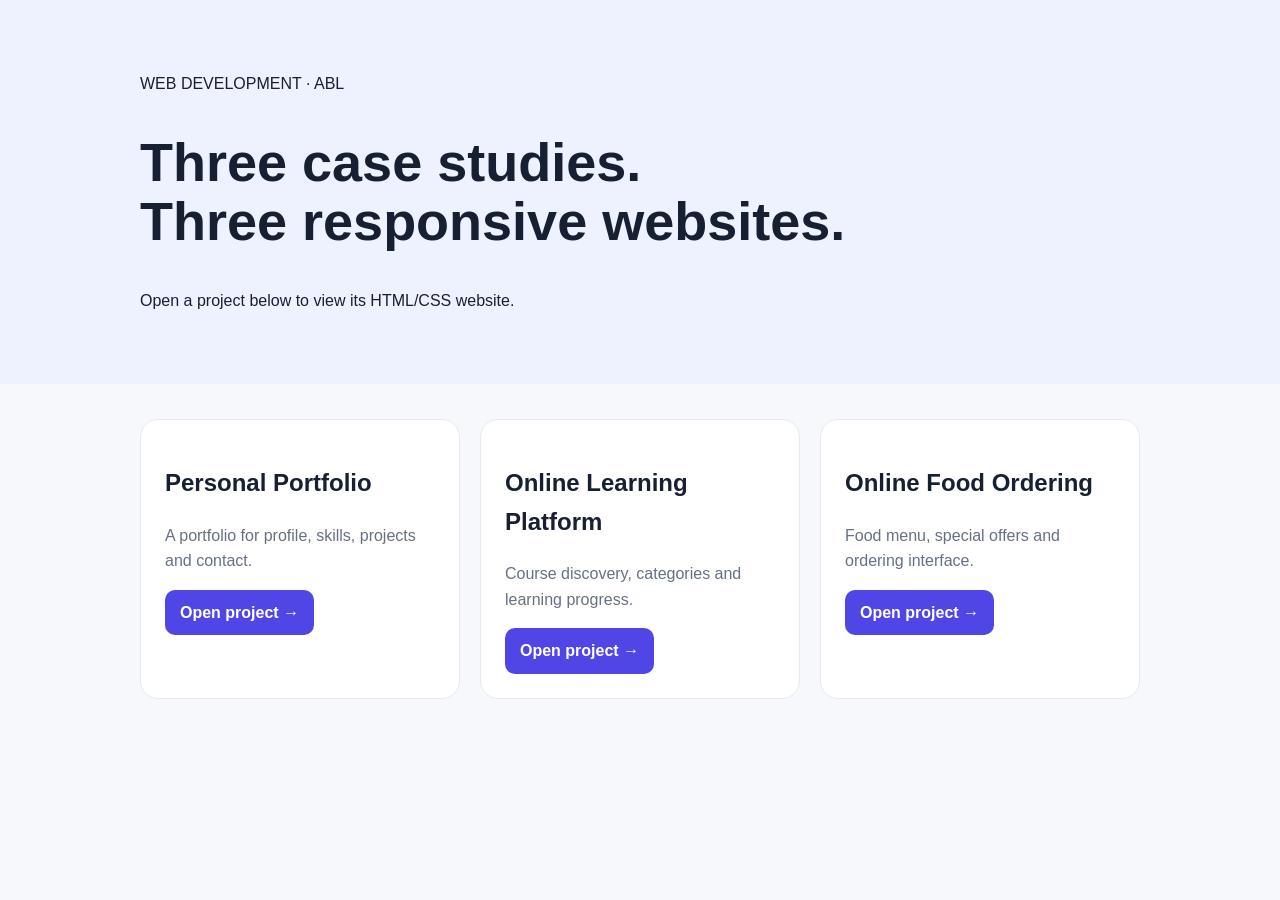
<file: index.html>
<!doctype html><html lang="en"><head><meta charset="utf-8"><meta name="viewport" content="width=device-width,initial-scale=1"><title>Web Development ABL Projects</title><style>*{box-sizing:border-box}body{margin:0;font:16px/1.6 Arial,sans-serif;background:#f6f8fc;color:#172033}.wrap{width:min(1000px,92%);margin:auto}header{padding:55px 0;background:#eef2ff}h1{font-size:clamp(32px,5vw,54px);line-height:1.1}.grid{display:grid;grid-template-columns:repeat(3,1fr);gap:20px;margin:35px 0}.card{background:white;border:1px solid #e5e9f1;border-radius:18px;padding:24px}.card a{display:inline-block;background:#4f46e5;color:white;padding:10px 15px;border-radius:10px;text-decoration:none;font-weight:bold}.muted{color:#667085}@media(max-width:700px){.grid{grid-template-columns:1fr}}</style></head><body><header><div class="wrap"><p>WEB DEVELOPMENT · ABL</p><h1>Three case studies.<br>Three responsive websites.</h1><p>Open a project below to view its HTML/CSS website.</p></div></header><main class="wrap"><div class="grid"><article class="card"><h2>Personal Portfolio</h2><p class="muted">A portfolio for profile, skills, projects and contact.</p><a href="01-personal-portfolio/index.html">Open project →</a></article><article class="card"><h2>Online Learning Platform</h2><p class="muted">Course discovery, categories and learning progress.</p><a href="02-online-learning-platform/index.html">Open project →</a></article><article class="card"><h2>Online Food Ordering</h2><p class="muted">Food menu, special offers and ordering interface.</p><a href="03-online-food-ordering/index.html">Open project →</a></article></div></main></body></html>
</file>
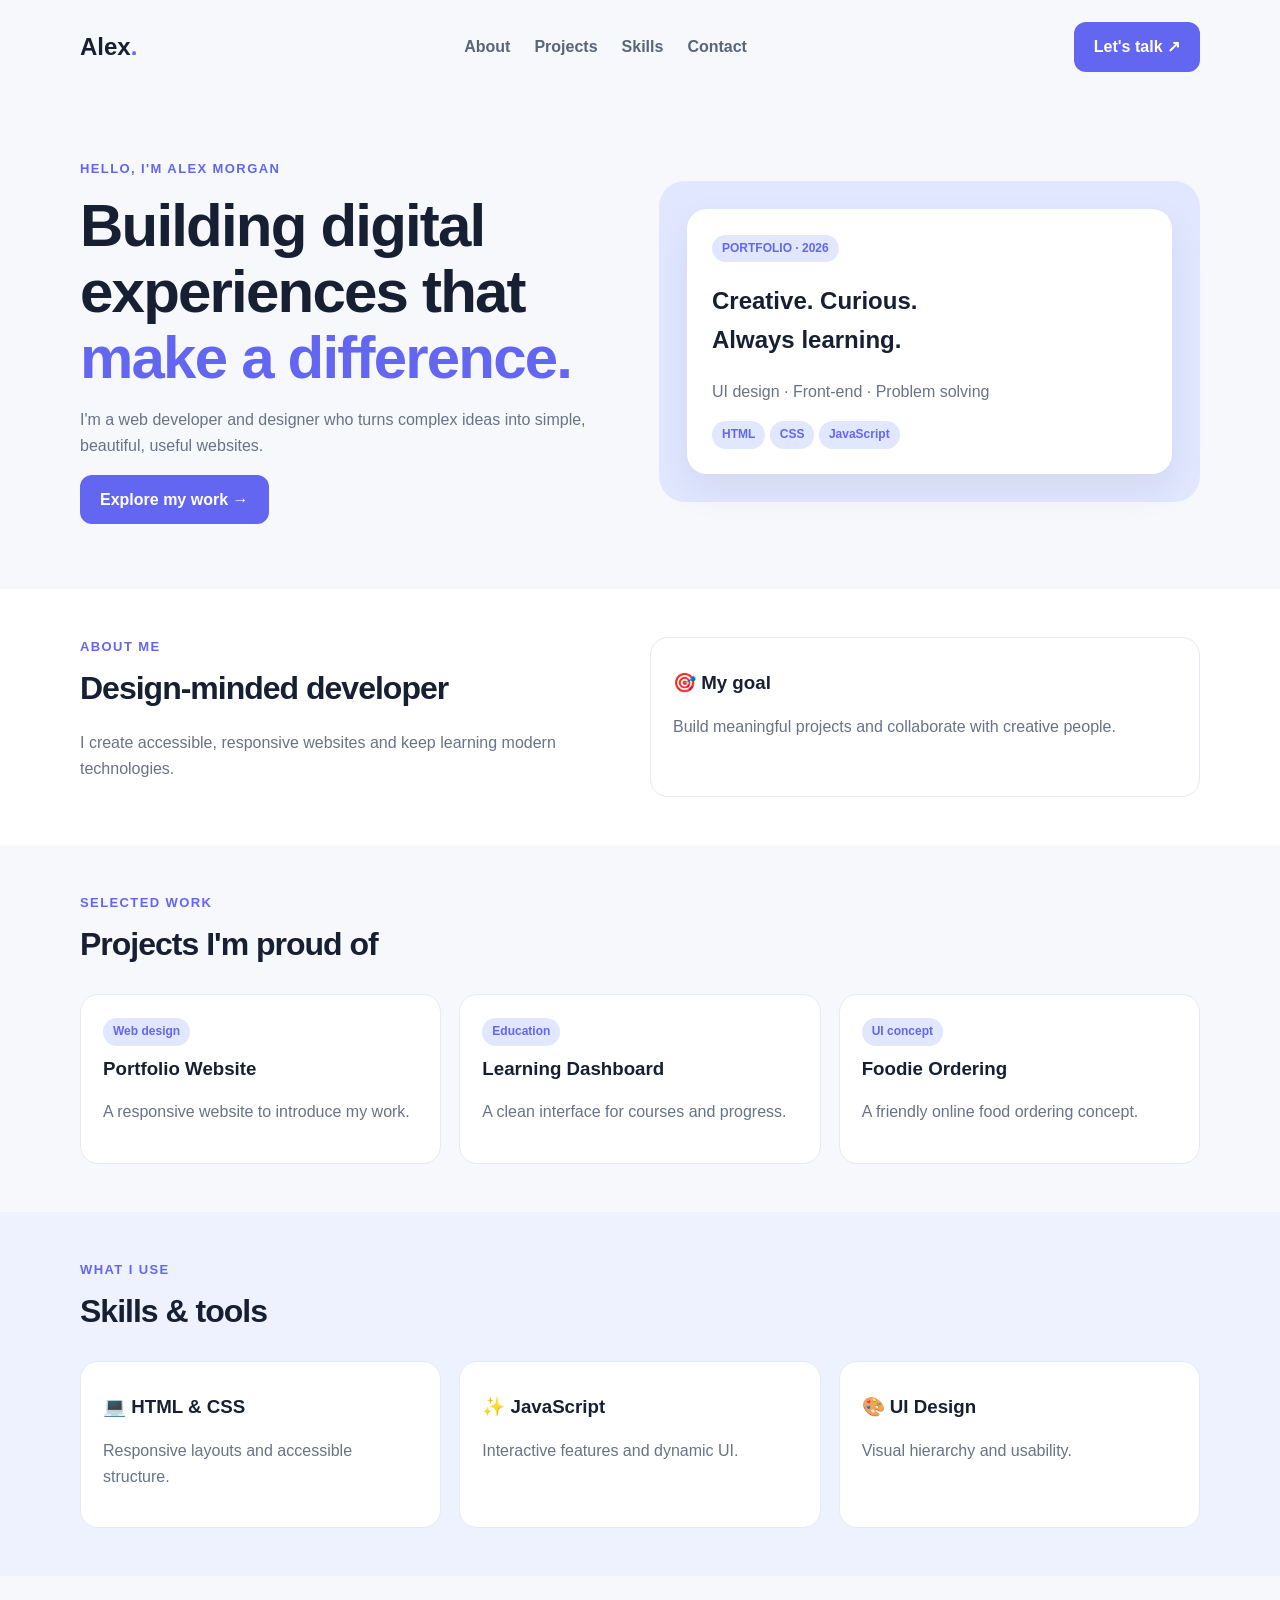
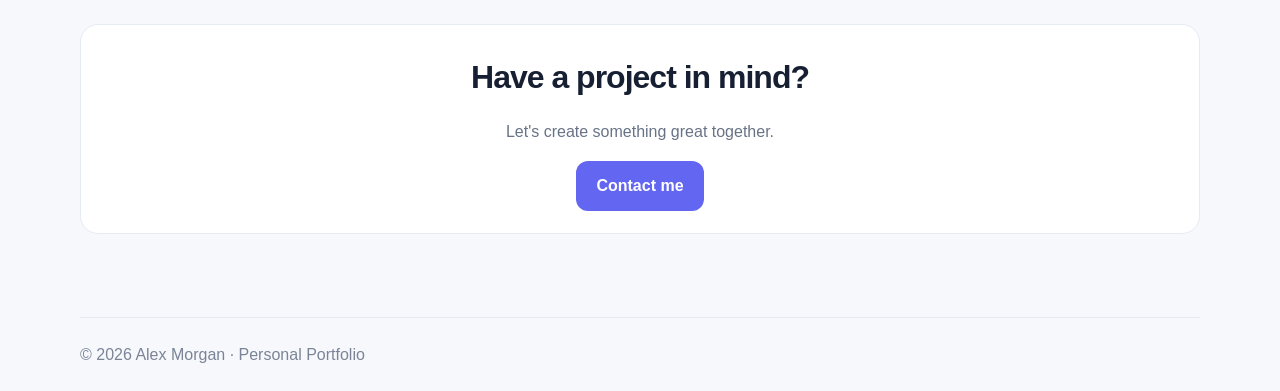
<file: 01-personal-portfolio/index.html>
<!doctype html><html lang="en"><head><meta charset="utf-8"><meta name="viewport" content="width=device-width,initial-scale=1"><title>Alex Morgan | Portfolio</title><link rel="stylesheet" href="style.css"></head><body style="--accent:#6366f1;--soft:#e0e7ff"><header class="container nav"><a class="logo" href="#">Alex<span>.</span></a><nav class="navlinks"><a href="#about">About</a><a href="#projects">Projects</a><a href="#skills">Skills</a><a href="#contact">Contact</a></nav><a class="btn" href="#contact">Let's talk ↗</a></header><main><section class="container hero"><div><div class="eyebrow">Hello, I'm Alex Morgan</div><h1>Building digital experiences that <span style="color:var(--accent)">make a difference.</span></h1><p class="muted">I'm a web developer and designer who turns complex ideas into simple, beautiful, useful websites.</p><a class="btn" href="#projects">Explore my work →</a></div><div class="visual"><div class="mock"><span class="tag">PORTFOLIO · 2026</span><h2>Creative. Curious.<br>Always learning.</h2><p class="muted">UI design · Front-end · Problem solving</p><span class="tag">HTML</span> <span class="tag">CSS</span> <span class="tag">JavaScript</span></div></div></section><section id="about" class="section" style="background:white"><div class="container grid2"><div><div class="eyebrow">About me</div><h2>Design-minded developer</h2><p class="muted">I create accessible, responsive websites and keep learning modern technologies.</p></div><div class="card"><h3>🎯 My goal</h3><p class="muted">Build meaningful projects and collaborate with creative people.</p></div></div></section><section id="projects" class="container section"><div class="eyebrow">Selected work</div><h2>Projects I'm proud of</h2><div class="cards"><article class="card"><span class="tag">Web design</span><h3>Portfolio Website</h3><p class="muted">A responsive website to introduce my work.</p></article><article class="card"><span class="tag">Education</span><h3>Learning Dashboard</h3><p class="muted">A clean interface for courses and progress.</p></article><article class="card"><span class="tag">UI concept</span><h3>Foodie Ordering</h3><p class="muted">A friendly online food ordering concept.</p></article></div></section><section id="skills" class="section" style="background:#eef2ff"><div class="container"><div class="eyebrow">What I use</div><h2>Skills & tools</h2><div class="cards"><div class="card"><h3>💻 HTML & CSS</h3><p class="muted">Responsive layouts and accessible structure.</p></div><div class="card"><h3>✨ JavaScript</h3><p class="muted">Interactive features and dynamic UI.</p></div><div class="card"><h3>🎨 UI Design</h3><p class="muted">Visual hierarchy and usability.</p></div></div></div></section><section id="contact" class="container section"><div class="card" style="text-align:center"><h2>Have a project in mind?</h2><p class="muted">Let's create something great together.</p><a class="btn" href="mailto:hello@example.com">Contact me</a></div></section></main><footer class="container footer">© 2026 Alex Morgan · Personal Portfolio</footer></body></html>
</file>
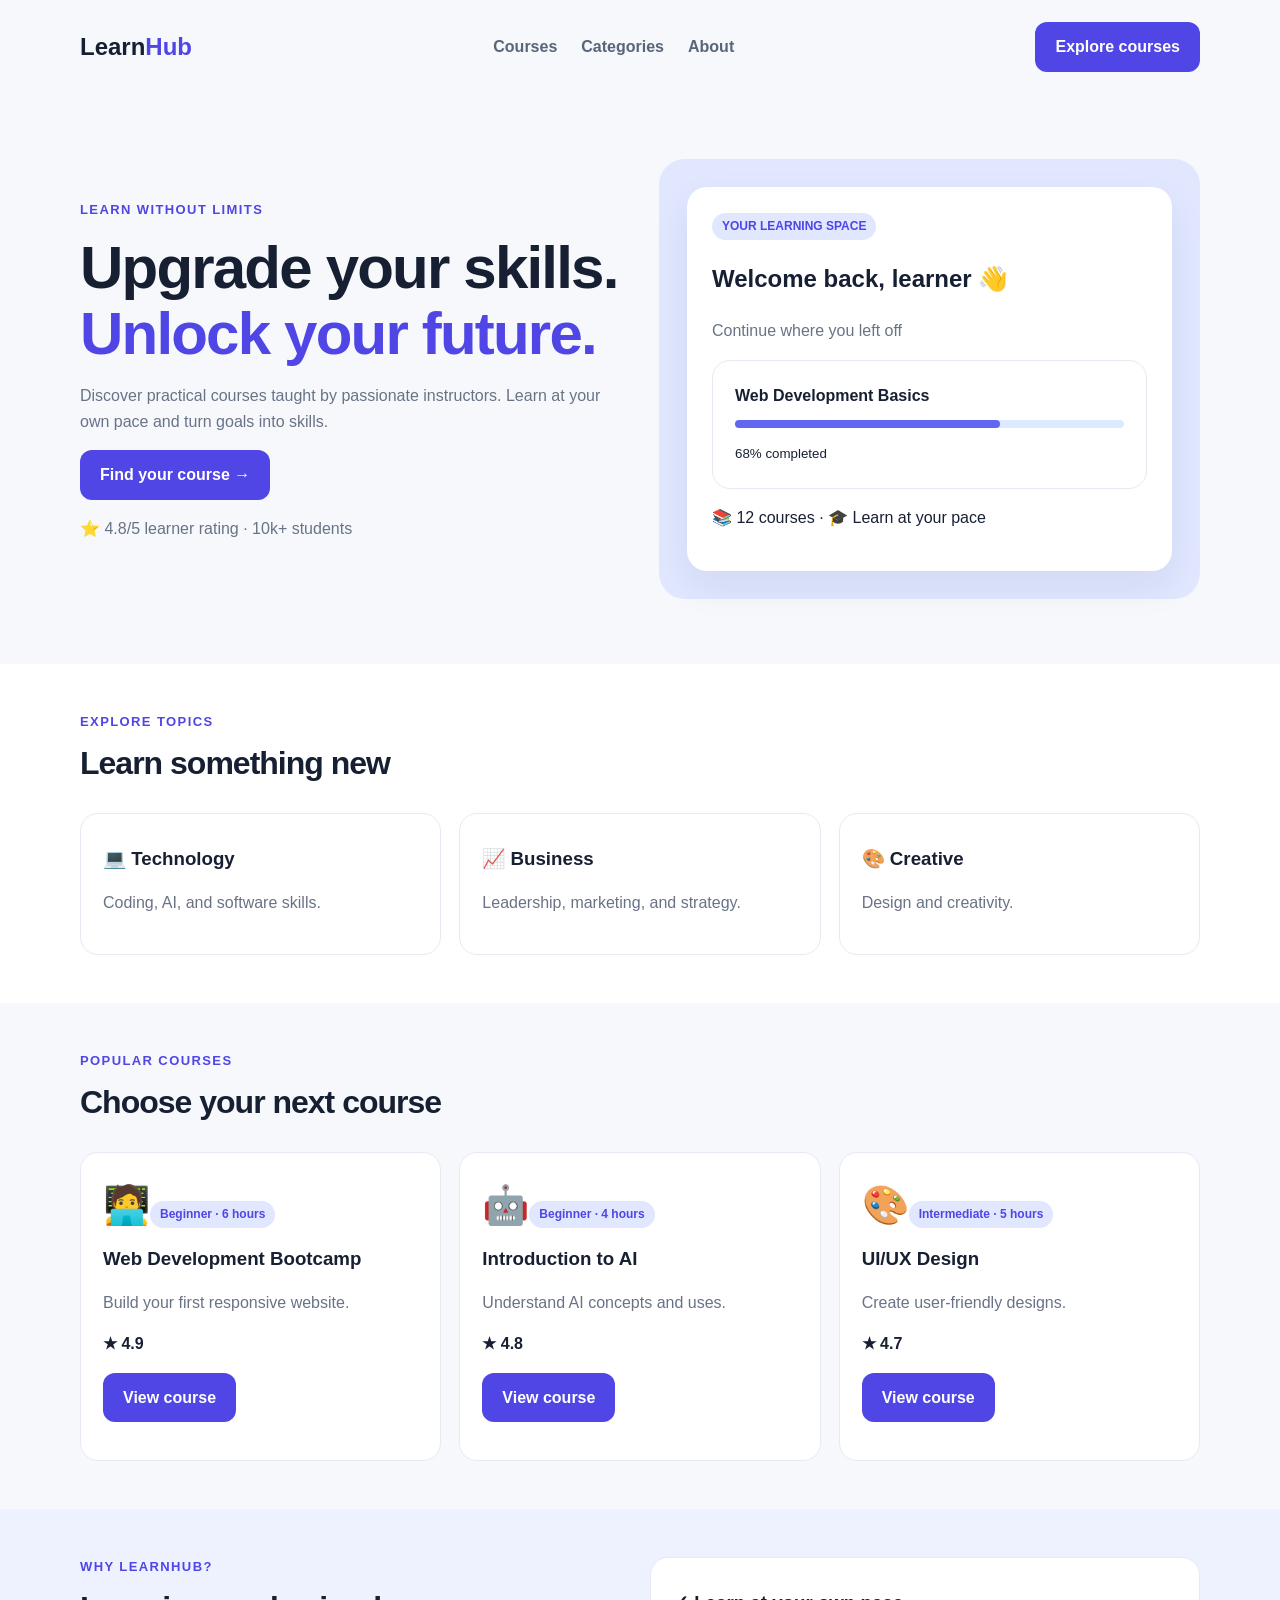
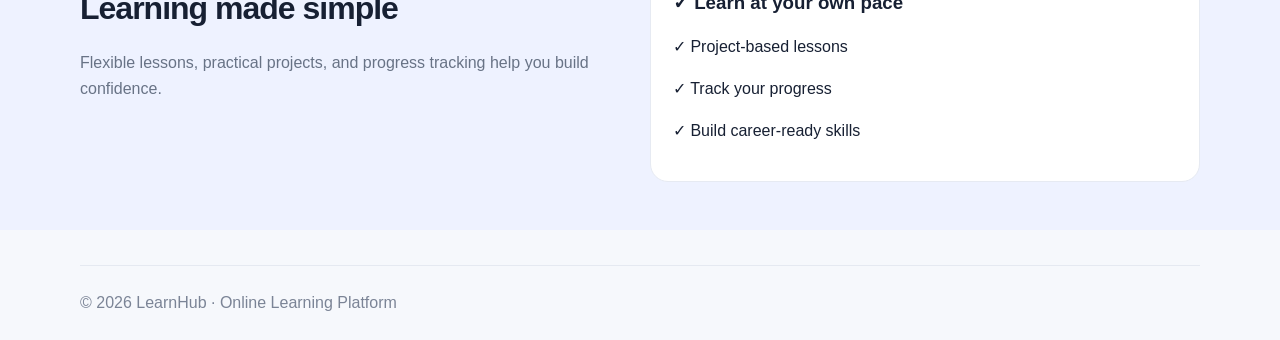
<file: 02-online-learning-platform/index.html>
<!doctype html><html lang="en"><head><meta charset="utf-8"><meta name="viewport" content="width=device-width,initial-scale=1"><title>LearnHub | Online Learning</title><link rel="stylesheet" href="style.css"></head><body style="--accent:#4f46e5;--soft:#e0e7ff"><header class="container nav"><a class="logo" href="#">Learn<span>Hub</span></a><nav class="navlinks"><a href="#courses">Courses</a><a href="#categories">Categories</a><a href="#about">About</a></nav><a class="btn" href="#courses">Explore courses</a></header><main><section class="container hero"><div><div class="eyebrow">Learn without limits</div><h1>Upgrade your skills. <span style="color:var(--accent)">Unlock your future.</span></h1><p class="muted">Discover practical courses taught by passionate instructors. Learn at your own pace and turn goals into skills.</p><a class="btn" href="#courses">Find your course →</a><p class="muted">⭐ 4.8/5 learner rating · 10k+ students</p></div><div class="visual"><div class="mock"><span class="tag">YOUR LEARNING SPACE</span><h2>Welcome back, learner 👋</h2><p class="muted">Continue where you left off</p><div class="card"><b>Web Development Basics</b><div style="height:8px;background:#dbeafe;border-radius:8px;margin:12px 0"><div style="width:68%;height:8px;background:#6366f1;border-radius:8px"></div></div><small>68% completed</small></div><p>📚 12 courses · 🎓 Learn at your pace</p></div></div></section><section id="categories" class="section" style="background:white"><div class="container"><div class="eyebrow">Explore topics</div><h2>Learn something new</h2><div class="cards"><div class="card"><h3>💻 Technology</h3><p class="muted">Coding, AI, and software skills.</p></div><div class="card"><h3>📈 Business</h3><p class="muted">Leadership, marketing, and strategy.</p></div><div class="card"><h3>🎨 Creative</h3><p class="muted">Design and creativity.</p></div></div></div></section><section id="courses" class="container section"><div class="eyebrow">Popular courses</div><h2>Choose your next course</h2><div class="cards"><article class="card"><span style="font-size:38px">🧑‍💻</span><span class="tag">Beginner · 6 hours</span><h3>Web Development Bootcamp</h3><p class="muted">Build your first responsive website.</p><b>★ 4.9</b><p><a class="btn" href="#about">View course</a></p></article><article class="card"><span style="font-size:38px">🤖</span><span class="tag">Beginner · 4 hours</span><h3>Introduction to AI</h3><p class="muted">Understand AI concepts and uses.</p><b>★ 4.8</b><p><a class="btn" href="#about">View course</a></p></article><article class="card"><span style="font-size:38px">🎨</span><span class="tag">Intermediate · 5 hours</span><h3>UI/UX Design</h3><p class="muted">Create user-friendly designs.</p><b>★ 4.7</b><p><a class="btn" href="#about">View course</a></p></article></div></section><section id="about" class="section" style="background:#eef2ff"><div class="container grid2"><div><div class="eyebrow">Why LearnHub?</div><h2>Learning made simple</h2><p class="muted">Flexible lessons, practical projects, and progress tracking help you build confidence.</p></div><div class="card"><h3>✓ Learn at your own pace</h3><p>✓ Project-based lessons</p><p>✓ Track your progress</p><p>✓ Build career-ready skills</p></div></div></section></main><footer class="container footer">© 2026 LearnHub · Online Learning Platform</footer></body></html>
</file>
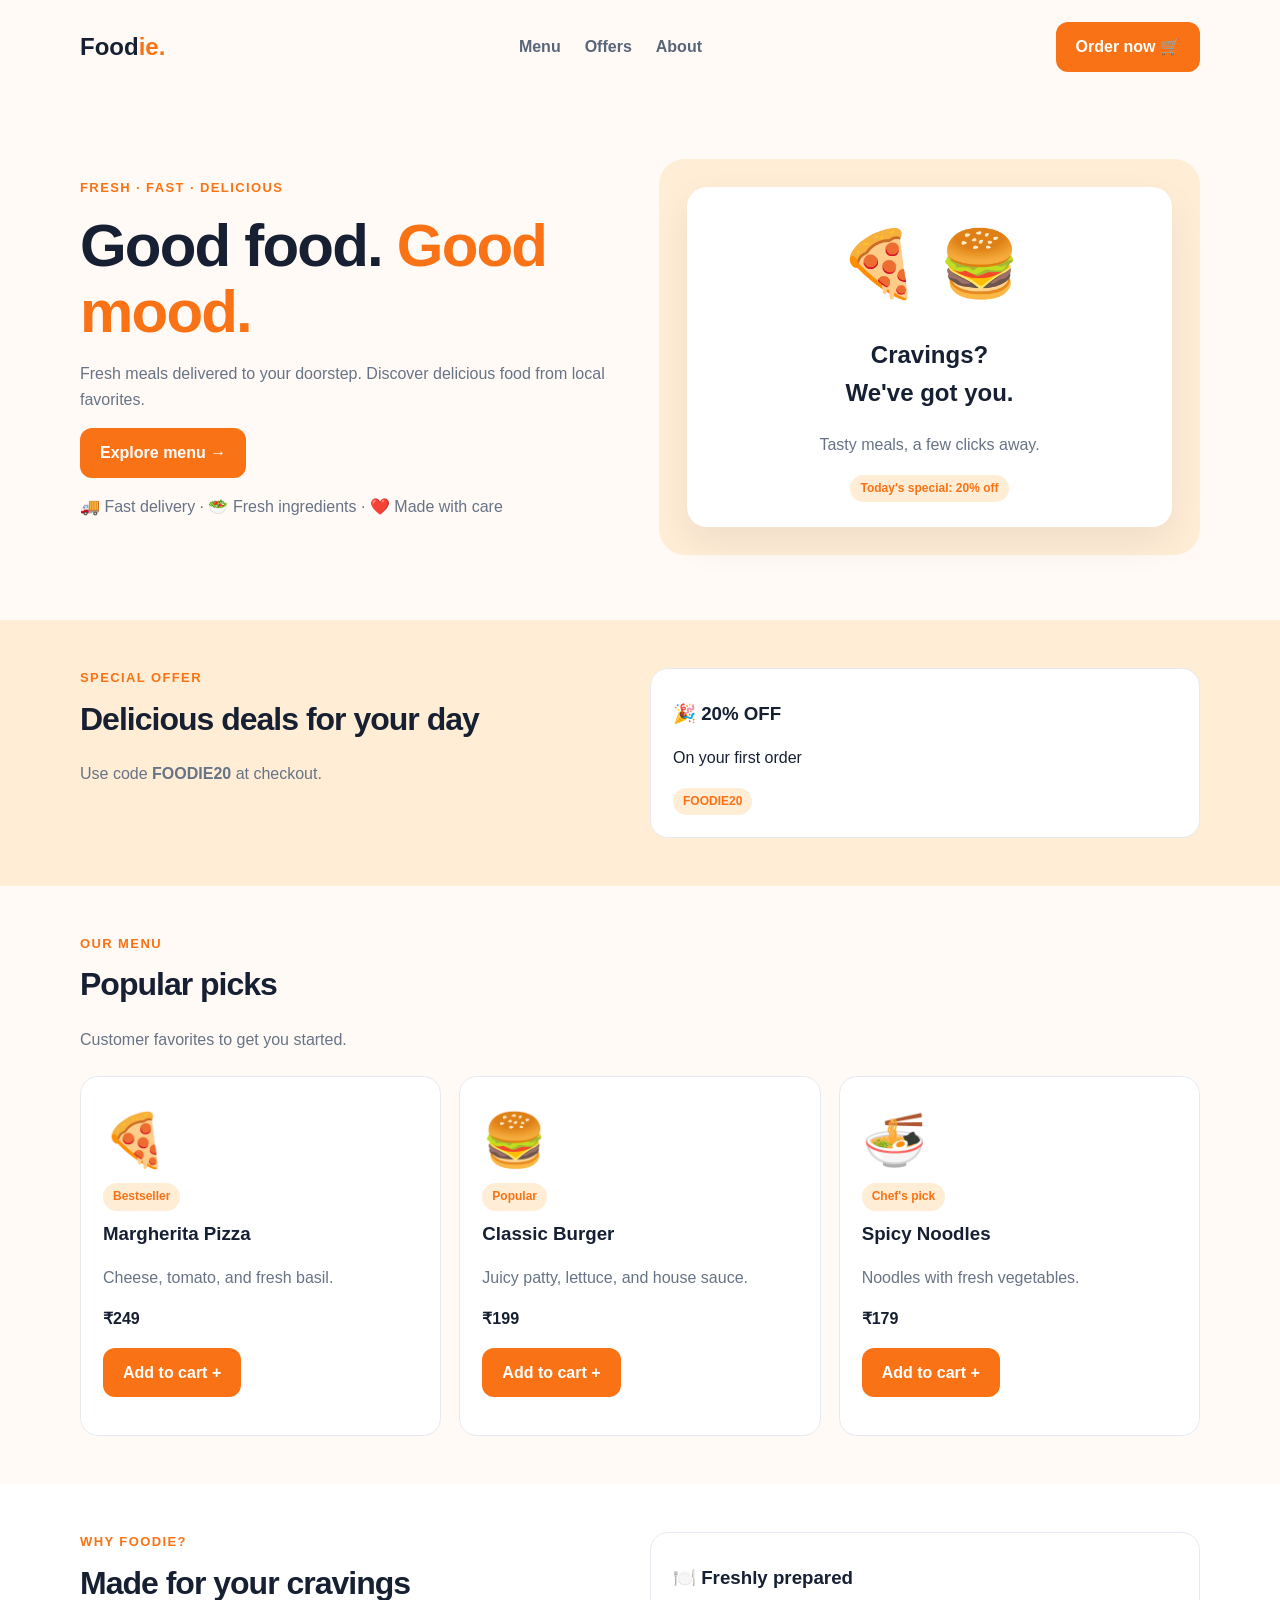
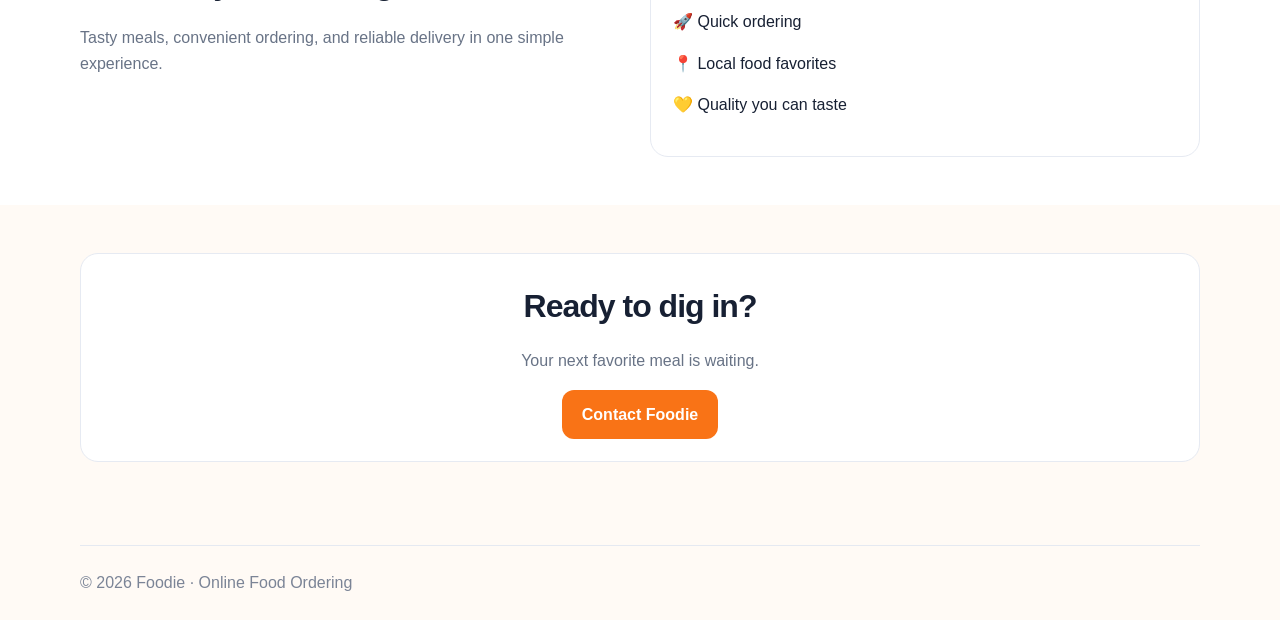
<file: 03-online-food-ordering/index.html>
<!doctype html><html lang="en"><head><meta charset="utf-8"><meta name="viewport" content="width=device-width,initial-scale=1"><title>Foodie | Online Food Ordering</title><link rel="stylesheet" href="style.css"></head><body style="--accent:#f97316;--soft:#ffedd5;background:#fffaf5"><header class="container nav"><a class="logo" href="#">Food<span>ie.</span></a><nav class="navlinks"><a href="#menu">Menu</a><a href="#offers">Offers</a><a href="#about">About</a></nav><a class="btn" href="#menu">Order now 🛒</a></header><main><section class="container hero"><div><div class="eyebrow">Fresh · Fast · Delicious</div><h1>Good food. <span style="color:var(--accent)">Good mood.</span></h1><p class="muted">Fresh meals delivered to your doorstep. Discover delicious food from local favorites.</p><a class="btn" href="#menu">Explore menu →</a><p class="muted">🚚 Fast delivery · 🥗 Fresh ingredients · ❤️ Made with care</p></div><div class="visual"><div class="mock" style="text-align:center"><div style="font-size:65px">🍕 🍔</div><h2>Cravings?<br>We've got you.</h2><p class="muted">Tasty meals, a few clicks away.</p><span class="tag">Today's special: 20% off</span></div></div></section><section id="offers" class="section" style="background:#ffedd5"><div class="container grid2"><div><div class="eyebrow">Special offer</div><h2>Delicious deals for your day</h2><p class="muted">Use code <b>FOODIE20</b> at checkout.</p></div><div class="card"><h3>🎉 20% OFF</h3><p>On your first order</p><span class="tag">FOODIE20</span></div></div></section><section id="menu" class="container section"><div class="eyebrow">Our menu</div><h2>Popular picks</h2><p class="muted">Customer favorites to get you started.</p><div class="cards"><article class="card"><div style="font-size:52px">🍕</div><span class="tag">Bestseller</span><h3>Margherita Pizza</h3><p class="muted">Cheese, tomato, and fresh basil.</p><b>₹249</b><p><a class="btn" href="#contact">Add to cart +</a></p></article><article class="card"><div style="font-size:52px">🍔</div><span class="tag">Popular</span><h3>Classic Burger</h3><p class="muted">Juicy patty, lettuce, and house sauce.</p><b>₹199</b><p><a class="btn" href="#contact">Add to cart +</a></p></article><article class="card"><div style="font-size:52px">🍜</div><span class="tag">Chef's pick</span><h3>Spicy Noodles</h3><p class="muted">Noodles with fresh vegetables.</p><b>₹179</b><p><a class="btn" href="#contact">Add to cart +</a></p></article></div></section><section id="about" class="section" style="background:white"><div class="container grid2"><div><div class="eyebrow">Why Foodie?</div><h2>Made for your cravings</h2><p class="muted">Tasty meals, convenient ordering, and reliable delivery in one simple experience.</p></div><div class="card"><h3>🍽️ Freshly prepared</h3><p>🚀 Quick ordering</p><p>📍 Local food favorites</p><p>💛 Quality you can taste</p></div></div></section><section id="contact" class="container section"><div class="card" style="text-align:center"><h2>Ready to dig in?</h2><p class="muted">Your next favorite meal is waiting.</p><a class="btn" href="mailto:orders@example.com">Contact Foodie</a></div></section></main><footer class="container footer">© 2026 Foodie · Online Food Ordering</footer></body></html>
</file>
<file: 01-personal-portfolio/style.css>
*{box-sizing:border-box}body{margin:0;font:16px/1.6 Inter,Arial,sans-serif;color:#172033;background:#f6f8fc}a{text-decoration:none;color:inherit}.container{width:min(1120px,92%);margin:auto}.nav{display:flex;align-items:center;justify-content:space-between;padding:22px 0}.logo{font-size:24px;font-weight:800}.logo span{color:var(--accent)}.navlinks{display:flex;gap:24px;color:#596579;font-weight:600}.btn{display:inline-block;background:var(--accent);color:white;padding:12px 20px;border-radius:12px;font-weight:700}.hero{padding:65px 0;display:grid;grid-template-columns:1fr 1fr;gap:38px;align-items:center}.eyebrow{color:var(--accent);font-size:13px;font-weight:800;letter-spacing:1.4px;text-transform:uppercase}.hero h1{font-size:clamp(38px,5vw,60px);line-height:1.1;letter-spacing:-1.8px;margin:14px 0}.muted{color:#687386}.visual{background:var(--soft);border-radius:26px;padding:28px;min-height:300px;display:flex;align-items:center;justify-content:center}.mock{background:#fff;border-radius:20px;padding:25px;width:100%;box-shadow:0 16px 38px #17203312}.section{padding:48px 0}.section h2{font-size:32px;letter-spacing:-1px;margin:5px 0}.cards{display:grid;grid-template-columns:repeat(3,1fr);gap:18px;margin-top:24px}.card{background:#fff;border:1px solid #e6eaf2;border-radius:18px;padding:22px}.card h3{margin:8px 0}.tag{display:inline-block;background:var(--soft);color:var(--accent);padding:4px 10px;border-radius:20px;font-size:12px;font-weight:700}.footer{border-top:1px solid #e5e9f1;padding:24px 0;color:#7b8496;margin-top:35px}.grid2{display:grid;grid-template-columns:1fr 1fr;gap:20px}@media(max-width:720px){.hero,.grid2{grid-template-columns:1fr;padding:35px 0}.cards{grid-template-columns:1fr}.navlinks{display:none}.hero h1{letter-spacing:-1px}}
</file>
<file: 02-online-learning-platform/style.css>
*{box-sizing:border-box}body{margin:0;font:16px/1.6 Inter,Arial,sans-serif;color:#172033;background:#f6f8fc}a{text-decoration:none;color:inherit}.container{width:min(1120px,92%);margin:auto}.nav{display:flex;align-items:center;justify-content:space-between;padding:22px 0}.logo{font-size:24px;font-weight:800}.logo span{color:var(--accent)}.navlinks{display:flex;gap:24px;color:#596579;font-weight:600}.btn{display:inline-block;background:var(--accent);color:white;padding:12px 20px;border-radius:12px;font-weight:700}.hero{padding:65px 0;display:grid;grid-template-columns:1fr 1fr;gap:38px;align-items:center}.eyebrow{color:var(--accent);font-size:13px;font-weight:800;letter-spacing:1.4px;text-transform:uppercase}.hero h1{font-size:clamp(38px,5vw,60px);line-height:1.1;letter-spacing:-1.8px;margin:14px 0}.muted{color:#687386}.visual{background:var(--soft);border-radius:26px;padding:28px;min-height:300px;display:flex;align-items:center;justify-content:center}.mock{background:#fff;border-radius:20px;padding:25px;width:100%;box-shadow:0 16px 38px #17203312}.section{padding:48px 0}.section h2{font-size:32px;letter-spacing:-1px;margin:5px 0}.cards{display:grid;grid-template-columns:repeat(3,1fr);gap:18px;margin-top:24px}.card{background:#fff;border:1px solid #e6eaf2;border-radius:18px;padding:22px}.card h3{margin:8px 0}.tag{display:inline-block;background:var(--soft);color:var(--accent);padding:4px 10px;border-radius:20px;font-size:12px;font-weight:700}.footer{border-top:1px solid #e5e9f1;padding:24px 0;color:#7b8496;margin-top:35px}.grid2{display:grid;grid-template-columns:1fr 1fr;gap:20px}@media(max-width:720px){.hero,.grid2{grid-template-columns:1fr;padding:35px 0}.cards{grid-template-columns:1fr}.navlinks{display:none}.hero h1{letter-spacing:-1px}}
</file>
<file: 03-online-food-ordering/style.css>
*{box-sizing:border-box}body{margin:0;font:16px/1.6 Inter,Arial,sans-serif;color:#172033;background:#f6f8fc}a{text-decoration:none;color:inherit}.container{width:min(1120px,92%);margin:auto}.nav{display:flex;align-items:center;justify-content:space-between;padding:22px 0}.logo{font-size:24px;font-weight:800}.logo span{color:var(--accent)}.navlinks{display:flex;gap:24px;color:#596579;font-weight:600}.btn{display:inline-block;background:var(--accent);color:white;padding:12px 20px;border-radius:12px;font-weight:700}.hero{padding:65px 0;display:grid;grid-template-columns:1fr 1fr;gap:38px;align-items:center}.eyebrow{color:var(--accent);font-size:13px;font-weight:800;letter-spacing:1.4px;text-transform:uppercase}.hero h1{font-size:clamp(38px,5vw,60px);line-height:1.1;letter-spacing:-1.8px;margin:14px 0}.muted{color:#687386}.visual{background:var(--soft);border-radius:26px;padding:28px;min-height:300px;display:flex;align-items:center;justify-content:center}.mock{background:#fff;border-radius:20px;padding:25px;width:100%;box-shadow:0 16px 38px #17203312}.section{padding:48px 0}.section h2{font-size:32px;letter-spacing:-1px;margin:5px 0}.cards{display:grid;grid-template-columns:repeat(3,1fr);gap:18px;margin-top:24px}.card{background:#fff;border:1px solid #e6eaf2;border-radius:18px;padding:22px}.card h3{margin:8px 0}.tag{display:inline-block;background:var(--soft);color:var(--accent);padding:4px 10px;border-radius:20px;font-size:12px;font-weight:700}.footer{border-top:1px solid #e5e9f1;padding:24px 0;color:#7b8496;margin-top:35px}.grid2{display:grid;grid-template-columns:1fr 1fr;gap:20px}@media(max-width:720px){.hero,.grid2{grid-template-columns:1fr;padding:35px 0}.cards{grid-template-columns:1fr}.navlinks{display:none}.hero h1{letter-spacing:-1px}}
</file>
